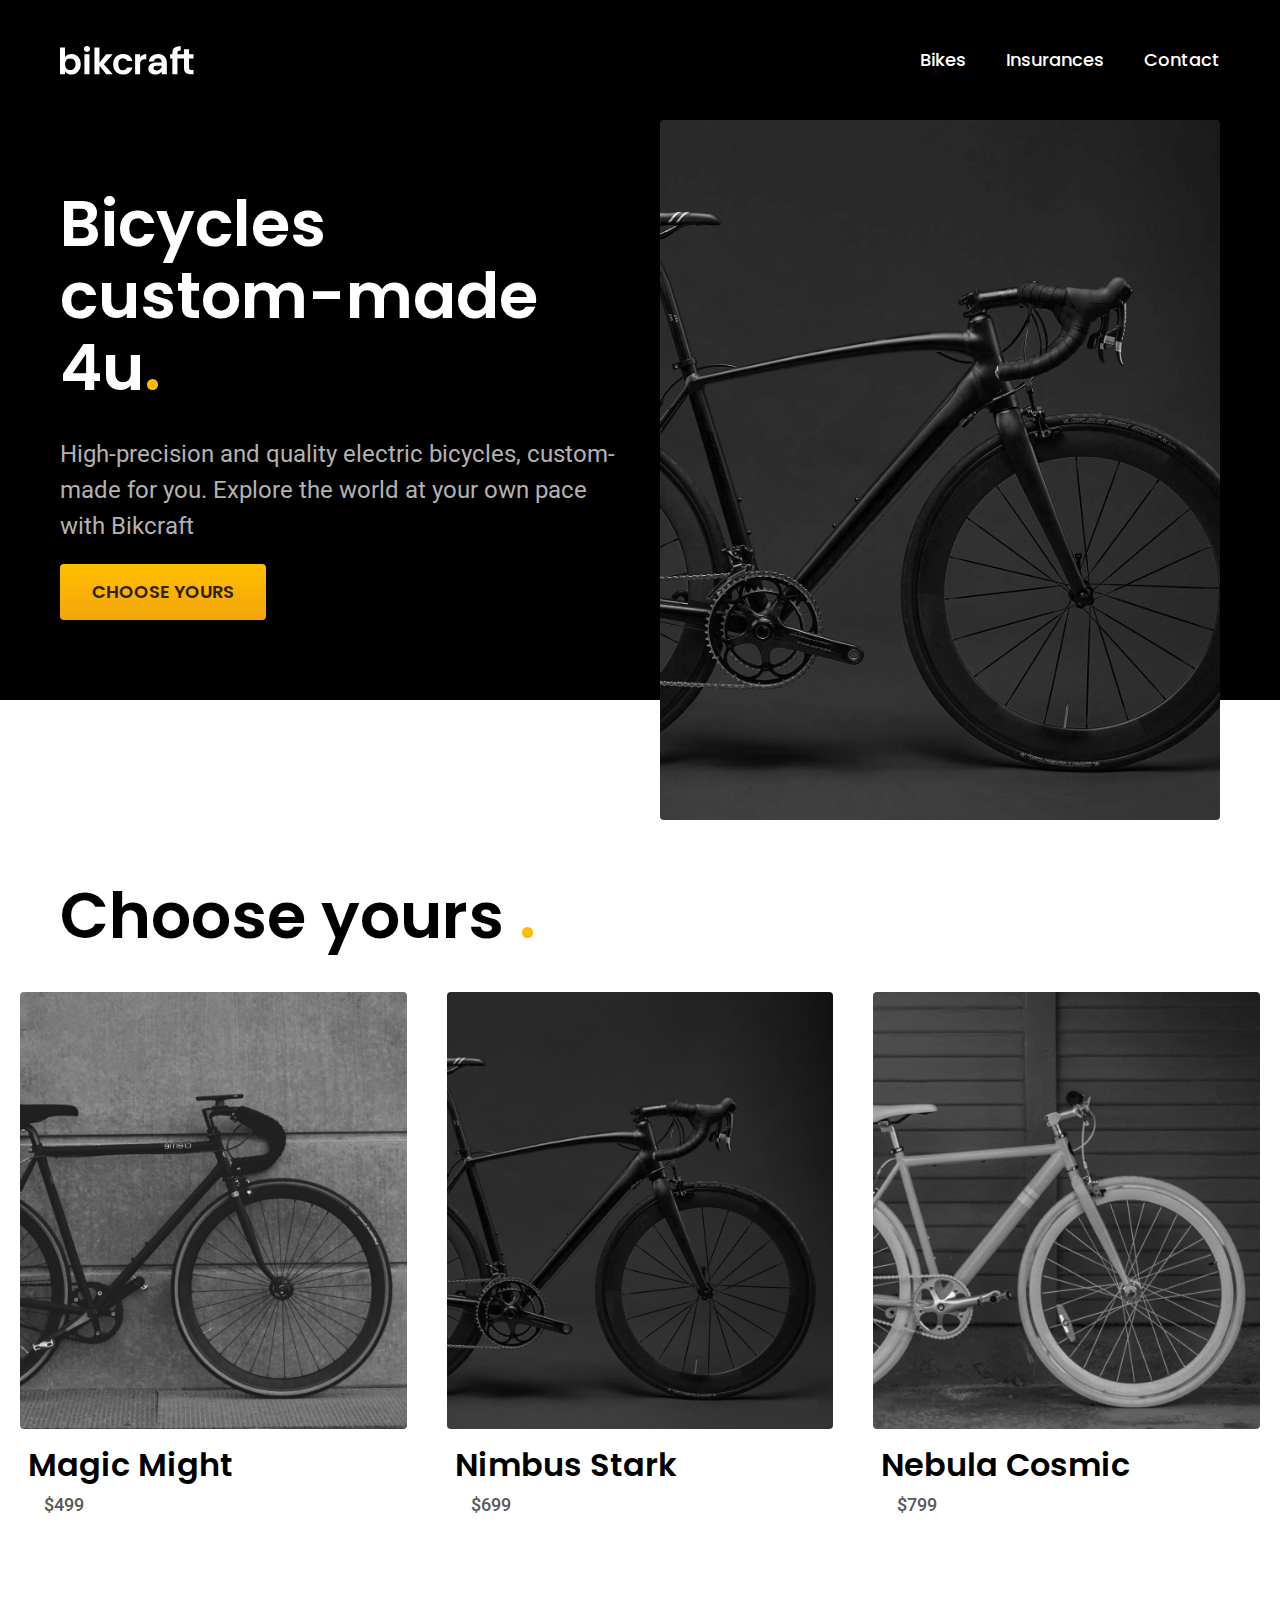
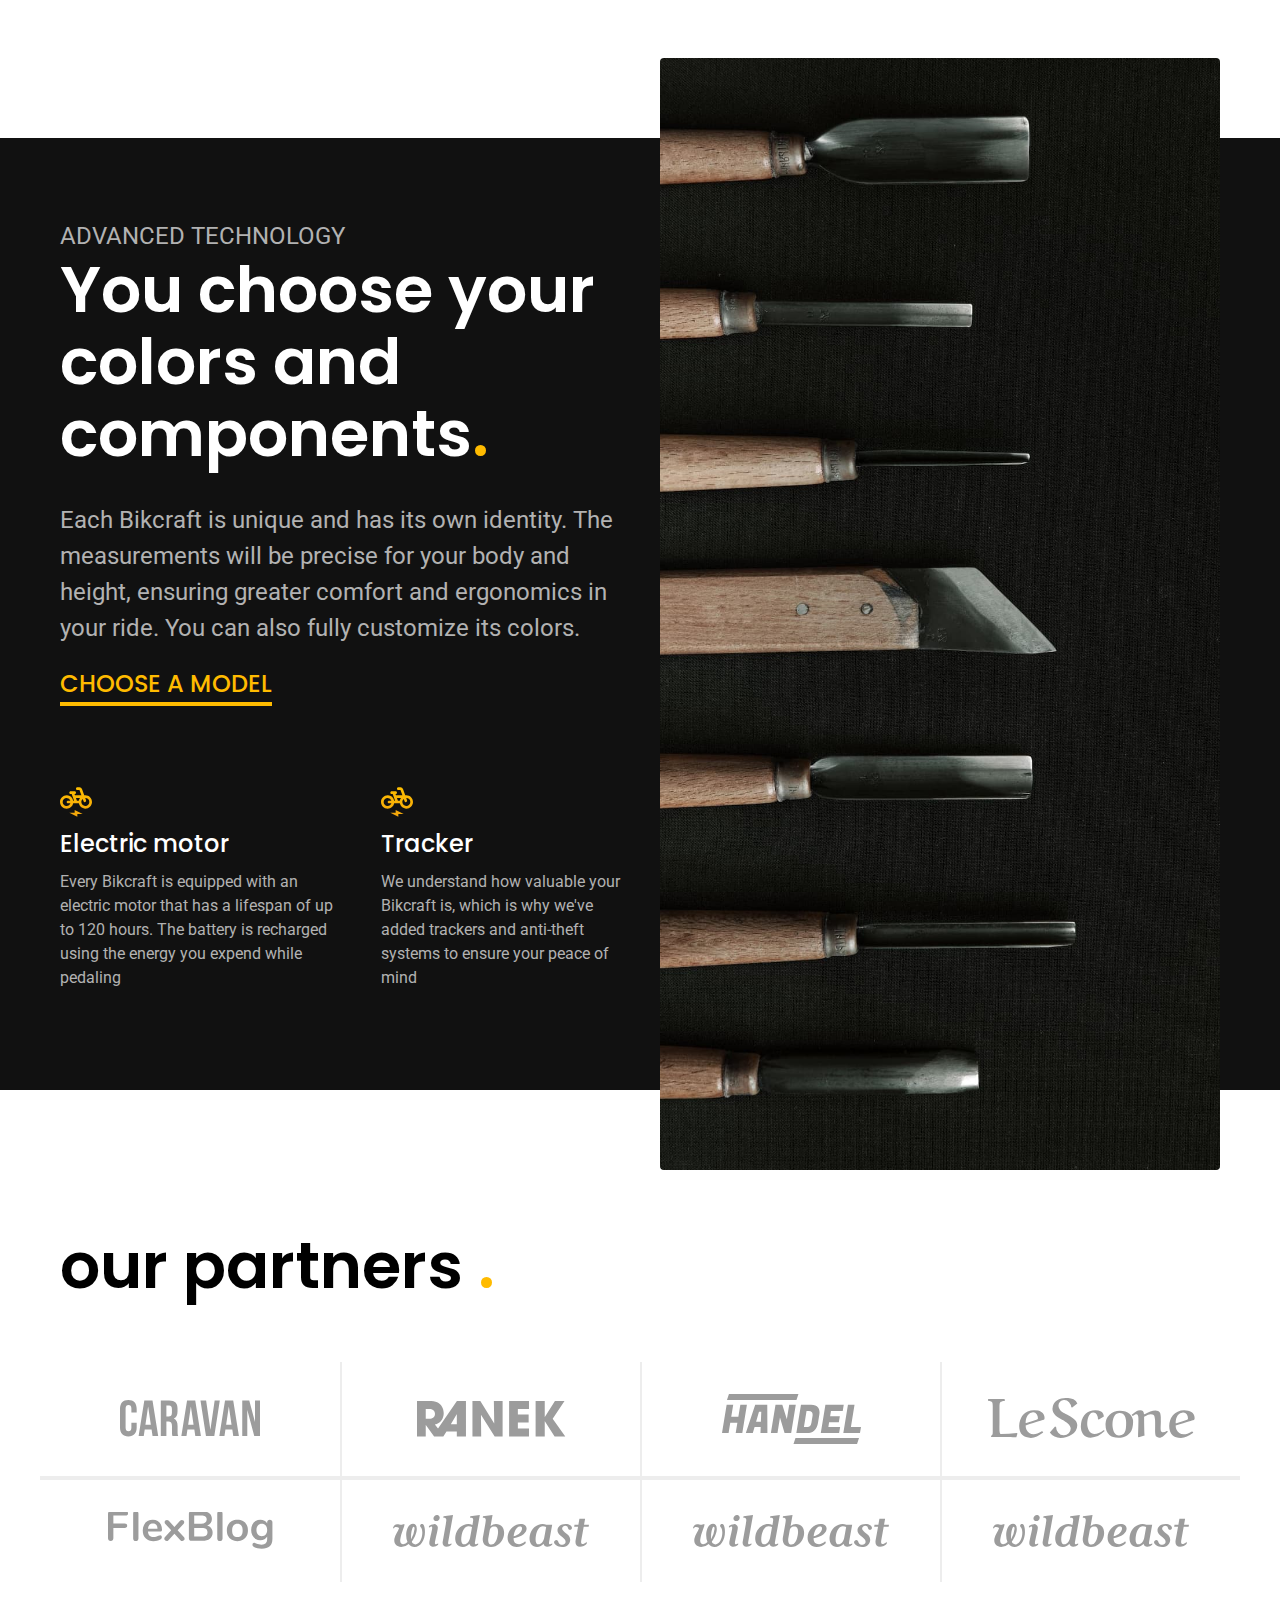
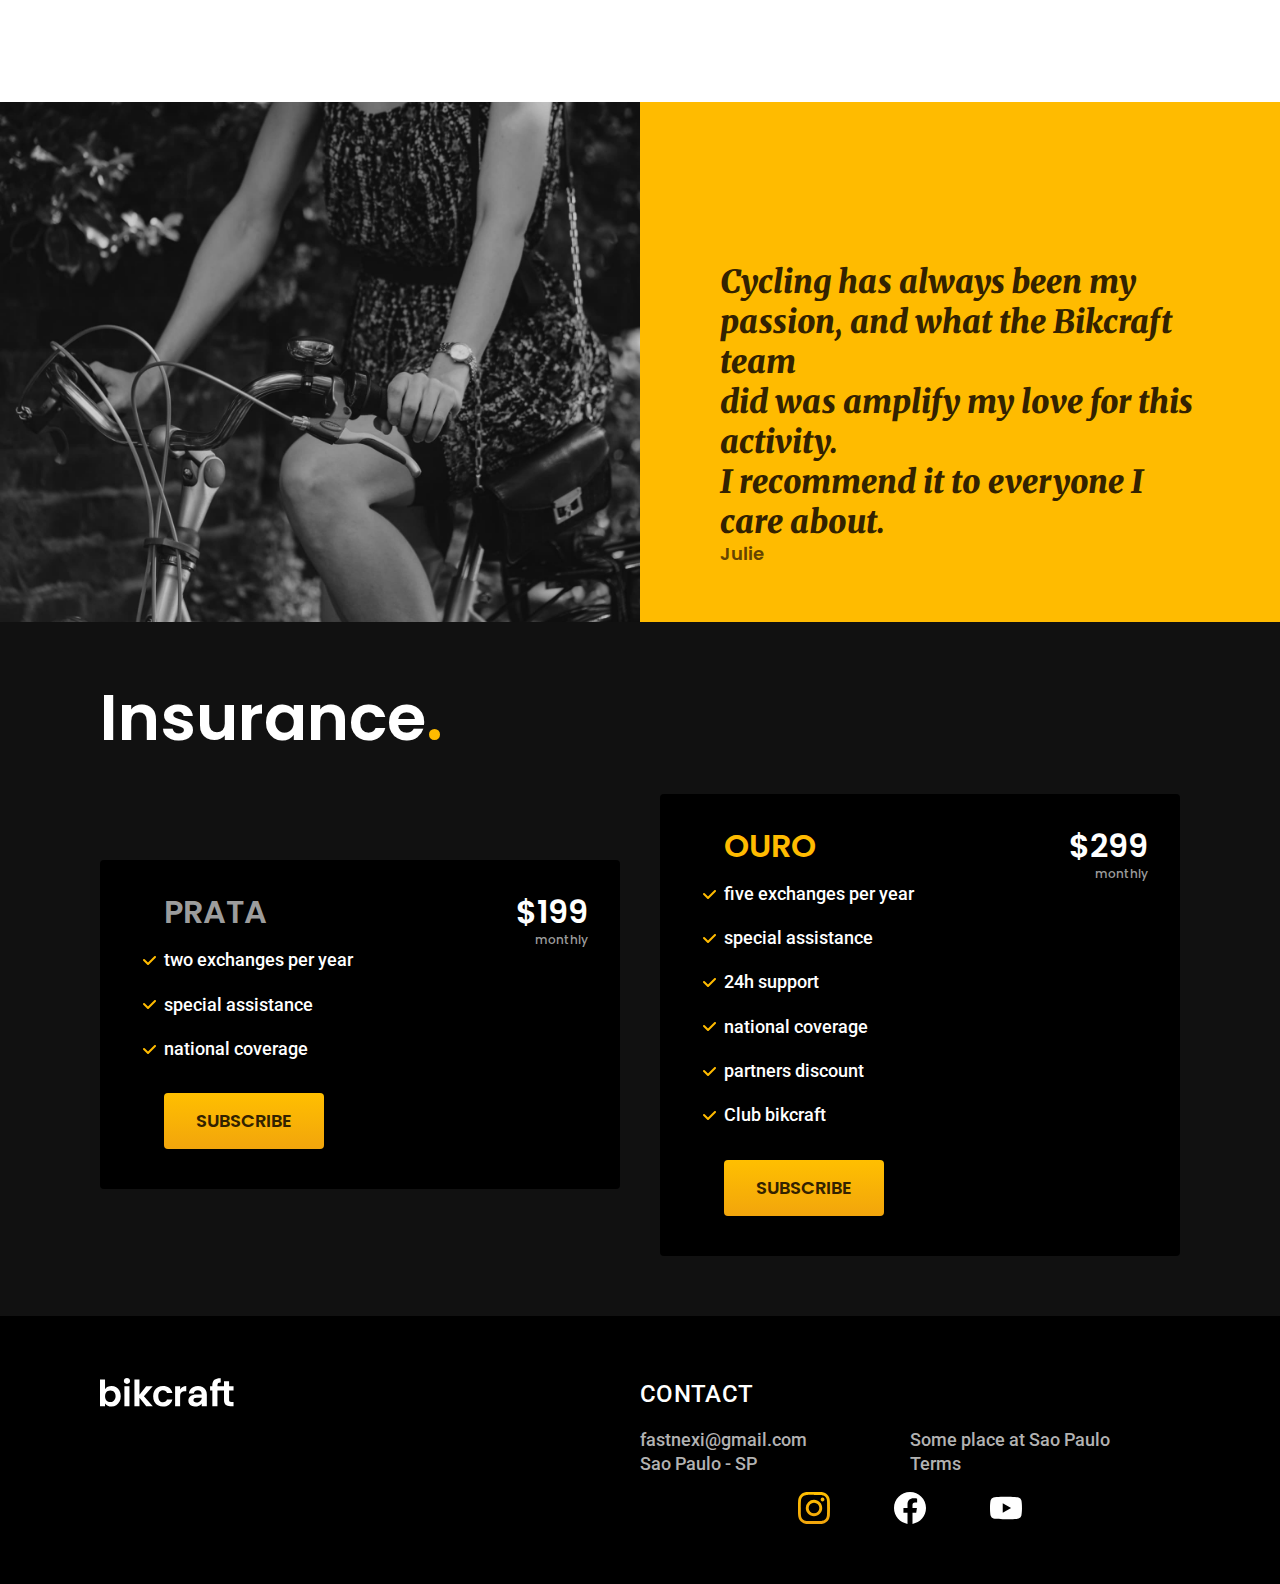
<file: index.html>
<!DOCTYPE html>
<html lang="en">
  <head>
    <meta charset="UTF-8" />
    <meta name="viewport" content="width=device-width, initial-scale=1.0" />
    <title>Bikcraft Electric Bicycles</title>
    <meta
      name="description"
      content="High-precision and quality electric bicycles, custom-made for you. Explore the world at your own pace with Bikcraft"
    />
    <link rel="shortcut icon" href="favicon.svg" type="image/svg+xml">
    
    <link rel="stylesheet" href="./styles.css" />
    <script>document.documentElement.classList.add('js')</script>
  
  </head>

  <body>
    <header>
      <div class="header-box container">
        <a href="./index.html">
          <img src="./img/bikcraft.svg" alt="bikcraf logo" />
        </a>
        <nav aria-label="primary">
          <ul class="font-1-m cor-0">
            <li><a href="./bikes.html">Bikes</a></li>
            <li><a href="./insurances.html">Insurances</a></li>
            <li><a href="./contact.html">Contact</a></li>
          </ul>
        </nav>
      </div>
    </header>
    
    <main class="main-bg" >
      <div class="main container">
        <div class="main-content">
          <h1 class="font-1-xxl cor-0 fadeInDown" data-anime="200">
            Bicycles custom-made 4u<span class="cor-p1">.</span>
          </h1>
          <p class="font-2-l cor-5 fadeInDown" data-anime="400">
            High-precision and quality electric bicycles, custom-made for you.
            Explore the world at your own pace with Bikcraft
          </p>

          <a class="btn fadeInDown" href="./bikes.html" data-anime="600">Choose yours</a>
        </div>

        <picture class="fadeInDown" data-anime="800">
          <img src="./img/fotos/introducao.jpg" alt="electric black bike" />
        </picture>
      </div>
    </main>

    <section class="bike-list-bg" aria-label="our bikes models">
      <h2 class="font-1-xxl container">
        Choose yours <span class="cor-p1">.</span>
      </h2>
      <ul class="bike-list-ul">
        <li>
          <a class="bike-item" href="./bikes/magic.html">
            <img src="./img/bicicletas/magic-home.jpg" alt="bike magic" />
            <h3 class="font-1-xl">Magic Might</h3>
            <span class="font-2-m cor-8">$499</span>
          </a>
        </li>
        <li>
          <a class="bike-item" href="./bikes/nimbus.html">
            <img src="./img/bicicletas/nimbus-home.jpg" alt="bike nimbus" />
            <h3 class="font-1-xl">Nimbus Stark</h3>
            <span class="font-2-m cor-8">$699</span>
          </a>
        </li>
        <li>
          <a class="bike-item" href="./bikes/nebula.html">
            <img src="./img/bicicletas/nebula-home.jpg" alt="bike Nebula" />
            <h3 class="font-1-xl">Nebula Cosmic</h3>
            <span class="font-2-m cor-8">$799</span>
          </a>
        </li>
      </ul>
    </section>

    <section class="techs-bg" aria-label="special technology">
      <div class="techs container">
        <div class="tech-content">
          <span class="font-2-l cor-5">Advanced technology</span>
          <h2 class="font-1-xxl cor-0">
            You choose your colors and components<span class="cor-p1">.</span>
          </h2>
          <p class="font-2-l cor-5">
            Each Bikcraft is unique and has its own identity. The measurements
            will be precise for your body and height, ensuring greater comfort
            and ergonomics in your ride. You can also fully customize its
            colors.
          </p>
          <a class="tech-model cor-p1 font-1-l" href="">Choose a model</a>

          <div class="tech-item-box">
            <div>
              <img src="./img/icones/eletrica.svg" alt="eletric" />
              <h3 class="font-1-l cor-0">Electric motor</h3>
              <p class="cor-5 font-2-s">
                Every Bikcraft is equipped with an electric motor that has a
                lifespan of up to 120 hours. The battery is recharged using the
                energy you expend while pedaling
              </p>
            </div>

            <div>
              <img src="./img/icones/eletrica.svg" alt="eletric" />
              <h3 class="font-1-l cor-0">Tracker</h3>
              <p class="cor-5 font-2-s">
                We understand how valuable your Bikcraft is, which is why we've
                added trackers and anti-theft systems to ensure your peace of
                mind
              </p>
            </div>
          </div>
        </div>

        <div class="tech-img">
          <img src="./img/fotos/tecnologia.jpg" alt="" />
        </div>
      </div>
    </section>

    <section class="partners" aria-label="our partners">
      <h2 class="container font-1-xxl">
        our partners <span class="cor-p1">.</span>
      </h2>
      <ul class="partners-list">
        <li>
          <img src="./img/parceiros/caravan.svg" alt="caravan" />
        </li>
        <li>
          <img src="./img/parceiros/ranek.svg" alt="ranek" />
        </li>
        <li>
          <img src="./img/parceiros/handel.svg" alt="handel" />
        </li>
        <li>
          <img src="./img/parceiros/lescone.svg" alt="lescone" />
        </li>
        <li>
          <img src="./img/parceiros/flexblog.svg" alt="flexblog" />
        </li>
        <li>
          <img src="./img/parceiros/wildbeast.svg" alt="wildbeast" />
        </li>

        <li>
          <img src="./img/parceiros/wildbeast.svg" alt="wildbeast" />
        </li>

        <li>
          <img src="./img/parceiros/wildbeast.svg" alt="wildbeast" />
        </li>
      </ul>
    </section>

    <section class="statements" aria-label="statements">
      <div>
        <img
          width="1560"
          height="1360"
          src="./img/fotos/depoimento.jpg"
          alt="statement pic"
        />
      </div>
      <div class="statements-content">
        <blockquote class="font-1-xl cor-p5">
          <p>
            Cycling has always been my <br />passion, and what the Bikcraft team
            <br />did was amplify my love for this activity. <br />I recommend
            it to everyone I care about.
          </p>
        </blockquote>
        <span class="font-1-m-b cor-p4">Julie</span>
      </div>
    </section>

    <section class="insurance-bg">
      <div class="insurance container">
        <h2 class="font-1-xxl">Insurance<span class="cor-p1">.</span></h2>
          <div class="insurance-box">
            <h3  class="font-1-xl cor-6">prata</h3>

            <span class="font-1-xl cor-0">
              $199
              <span class="font-1-xs cor-6">monthly</span>
            </span>

            <ul  class="font-2-m cor-0">
              <li>two exchanges per year</li>
              <li>special assistance</li>
              <li>national coverage</li>
              
            </ul>
            <a class="btn btn-a" href="">Subscribe</a>
          </div>
          <div class="insurance-box">
            <h3 class=" font-1-xl cor-p1">Ouro</h3>

            <span class="font-1-xl cor-0">
              $299
              <span class="font-1-xs cor-6">monthly</span>
            </span>

            <ul class="font-2-m cor-0">
              <li>five exchanges per year</li>
              <li>special assistance</li>
              <li>24h support</li>
              <li>national coverage</li>
              <li>partners discount</li>
              <li>Club bikcraft</li>
             
            </ul>
            <a class="btn btn-a" href="">Subscribe</a>
          </div>
       
      </div>
    </section>

    <footer class="footer-bg">
      <div class="footer container">
        <img src="./img/bikcraft.svg" alt="bikcraft logo">
        <div class="footer-contact">
          <h3 class="font-2-l-b cor-0">CONTACT</h3>
          <ul class="font-2-m cor-5">
            <li>
              <a href="mailto:filipeavanzzo@gmail.com">fastnexi@gmail.com</a>
            </li>
            <li>Some place at Sao Paulo</li>
            <li>Sao Paulo - SP </li>
            <li><a class="termsa" href="./terms.html">Terms</a></li>
          </ul>
        </div>
        <div class="footer-social">
      <a href=""><img src="./img/redes/instagram-p.svg" alt="instagram"></a>
      <a href=""><img src="./img/redes/facebook.svg" alt="facebook"></a>
      <a href=""><img src="./img/redes/youtube.svg" alt="yt"></a>
        </div>
       
      </div>
    </footer>
    <script src="./js/simple-anime.js"></script>
    <script src="./js/script.js"></script>
  
  </body>
</html>
</file>
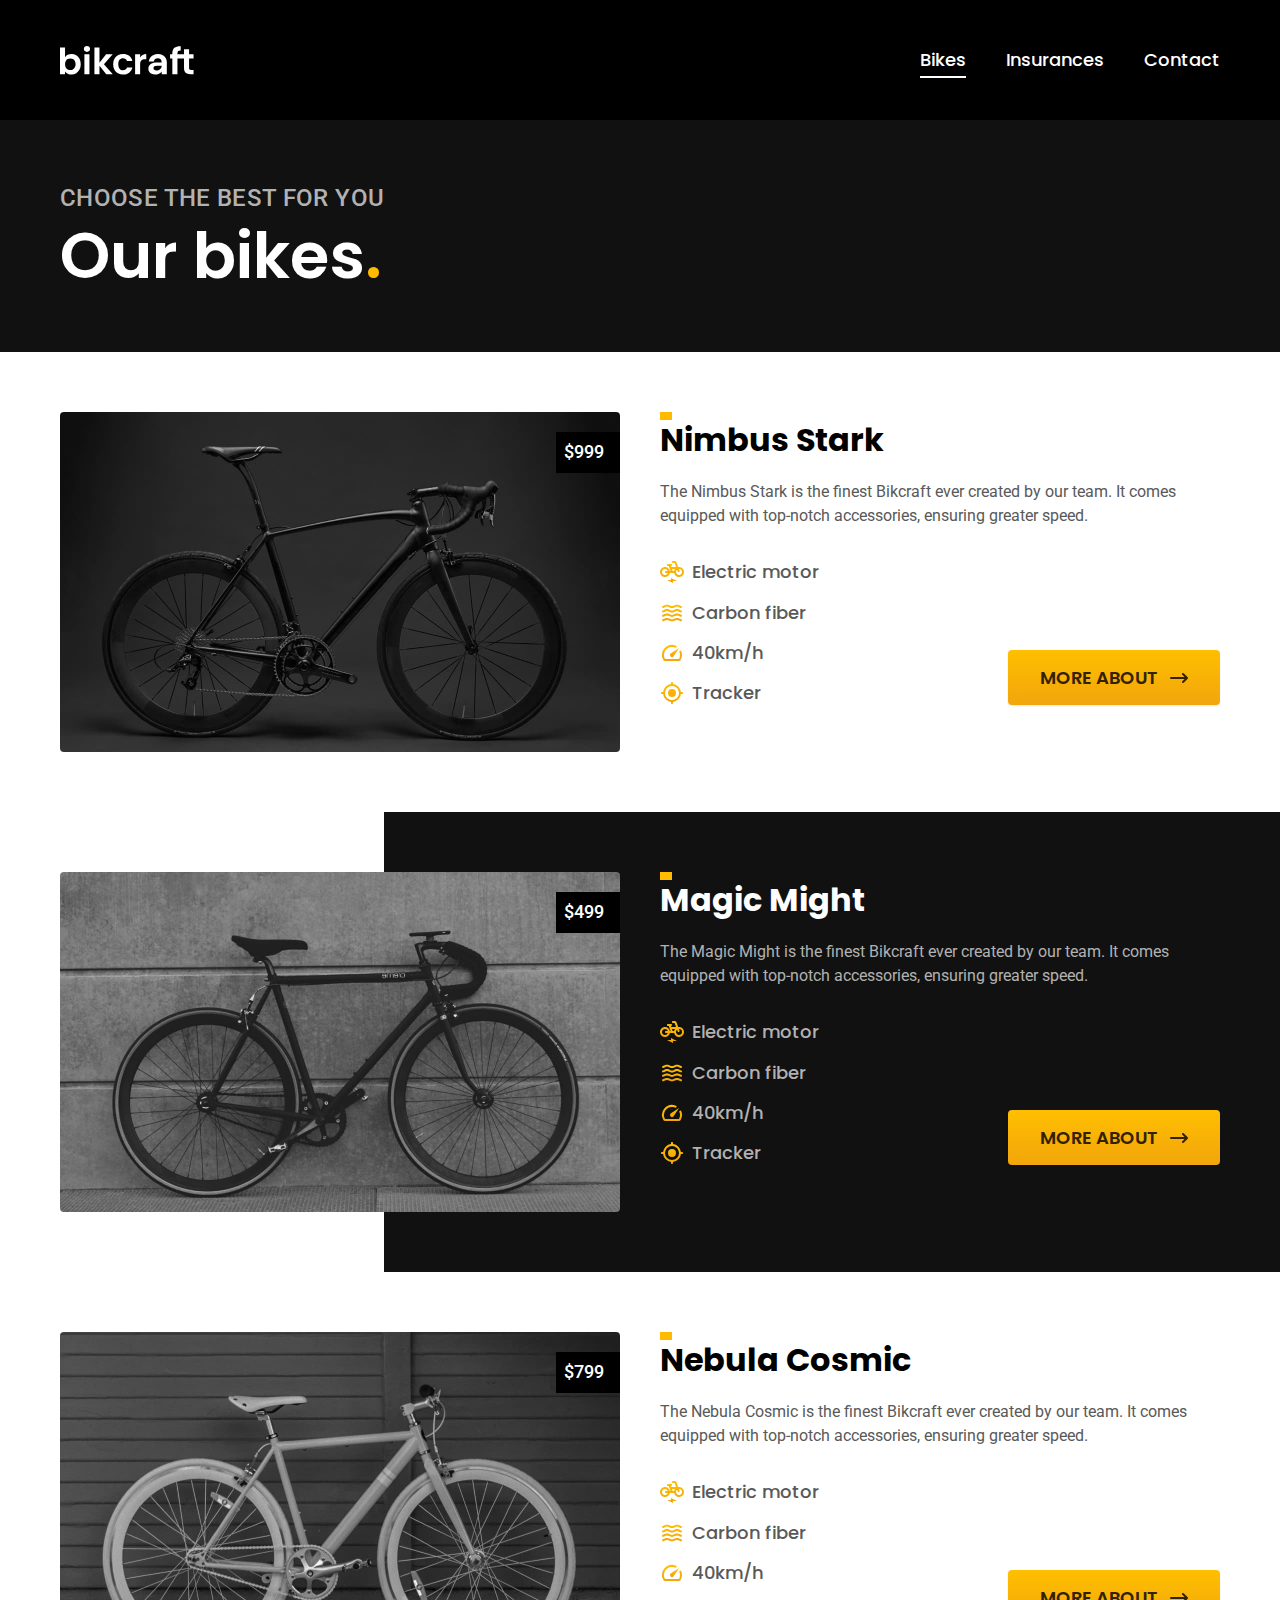
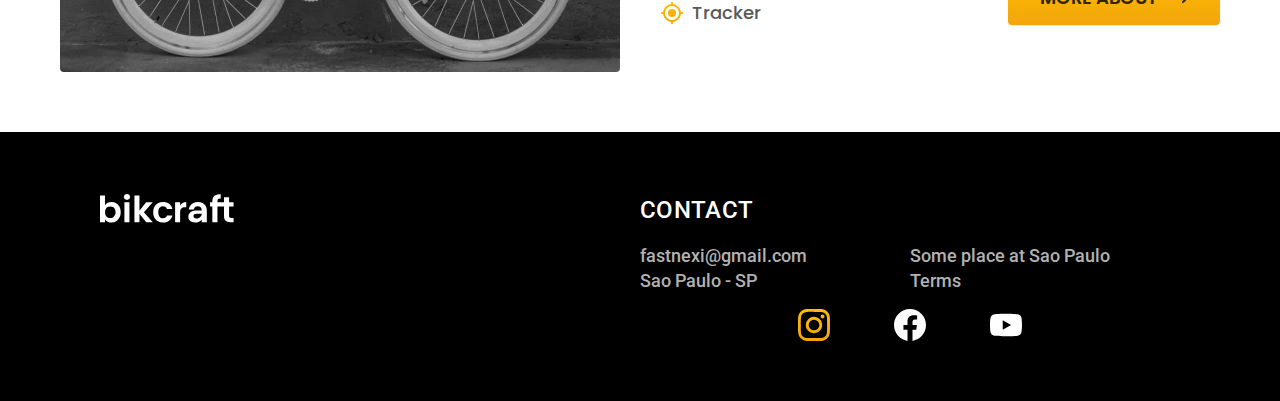
<file: bikes.html>
<!DOCTYPE html>
<html lang="en">
  <head>
    <meta charset="UTF-8" />
    <meta name="viewport" content="width=device-width, initial-scale=1.0" />
    <title> Bikes | Bikcraft  </title>
    <meta
      name="description"
      content="List of bikes Bikcraft"
    />
    <link rel="shortcut icon" href="favicon.svg" type="image/svg+xml">
    <link rel="stylesheet" href="./styles.css" />
  <script>document.documentElement.classList.add('js')</script>
  </head>
  <body>
    <header>
      <div class="header-box container">
        <a href="./index.html">
          <img src="./img/bikcraft.svg" alt="bikcraf logo" />
        </a>
        <nav aria-label="primary">
          <ul class="font-1-m cor-0">
            <li><a href="./bikes.html">Bikes</a></li>
            <li><a href="./insurances.html">Insurances</a></li>
            <li><a href="./contact.html">Contact</a></li>
          </ul>
        </nav>
      </div>
    </header>

    

   <main class="main-terms">
    <div class="title-bg">
      <div class="title container">
        <p class="font-2-l-b cor-5">Choose the best for you</p>
        <h1 class="font-1-xxl cor-0">Our bikes<span class="cor-p1">.</span></h1>
      </div>
    </div>
  
    <div class="bikes container font-2-s cor-10">
      <div class="bikes-img">
        <img src="./img/bicicletas/nimbus.jpg" alt="nimbus picture">
        <span class="font-2-m cor-0">$999</span>
      </div>
      <div class="bikes-content">
        <h2 class="font-1-xl">Nimbus Stark</h2>
        <p class="font-2-s cor-8">The Nimbus Stark is the finest Bikcraft ever created by our team. It comes equipped with top-notch accessories, ensuring greater speed.</p>
        <ul class="bikes-list font-1-m cor-8">
          <li>
            <img src="./img/icones/eletrica.svg" alt="eletric">
            Electric motor
          </li>
          <li>
            <img src="./img/icones/carbono.svg" alt="carbon">
            Carbon fiber
          </li>
          <li>
            <img src="./img/icones/velocidade.svg" alt="speed">
            40km/h
          </li>
          <li>
            <img src="./img/icones/rastreador.svg" alt="tracker">
            Tracker
          </li>
        </ul>
        <a href="./bikes/nimbus.html" class="btn seta">MORE ABOUT</a>
      </div>
    </div>

    <div class="bikes-bg">
    <div class="bikes container font-2-s cor-10">
      <div class="bikes-img">
        <img src="./img/bicicletas/magic.jpg" alt="magic picture">
        <span class="font-2-m cor-0">$499</span>
      </div>
      <div class="bikes-content">
        <h2 class="font-1-xl cor-0">Magic Might</h2>
        <p class="font-2-s cor-5">The Magic Might is the finest Bikcraft ever created by our team. It comes equipped with top-notch accessories, ensuring greater speed.</p>
        <ul class="bikes-list font-1-m cor-5">
          <li>
            <img src="./img/icones/eletrica.svg" alt="eletric">
            Electric motor
          </li>
          <li>
            <img src="./img/icones/carbono.svg" alt="carbon">
            Carbon fiber
          </li>
          <li>
            <img src="./img/icones/velocidade.svg" alt="speed">
            40km/h
          </li>
          <li>
            <img src="./img/icones/rastreador.svg" alt="tracker">
            Tracker
          </li>
        </ul>
        <a href="./bikes/magic.html" class="btn seta">MORE ABOUT</a>
      </div>
    </div>
  </div>
    <div class="bikes container font-2-s cor-10">
      <div class="bikes-img">
        <img src="./img/bicicletas/nebula.jpg" alt="nebula picture">
        <span class="font-2-m cor-0">$799</span>
      </div>
      <div class="bikes-content">
        <h2 class="font-1-xl">Nebula Cosmic</h2>
        <p class="font-2-s cor-8">The Nebula Cosmic is the finest Bikcraft ever created by our team. It comes equipped with top-notch accessories, ensuring greater speed.</p>
        <ul class="bikes-list font-1-m cor-8">
          <li>
            <img src="./img/icones/eletrica.svg" alt="eletric">
            Electric motor
          </li>
          <li>
            <img src="./img/icones/carbono.svg" alt="carbon">
            Carbon fiber
          </li>
          <li>
            <img src="./img/icones/velocidade.svg" alt="speed">
            40km/h
          </li>
          <li>
            <img src="./img/icones/rastreador.svg" alt="tracker">
            Tracker
          </li>
        </ul>
        <a href="./bikes/nebula.html" class="btn seta">MORE ABOUT</a>
      </div>
    </div>
  
   </main>
    
   <footer class="footer-bg">
    <div class="footer container">
      <a href="/index.html">
        <img src="./img/bikcraft.svg" alt="bikcraf logo" />
      </a>
      <div class="footer-contact">
        <h3 class="font-2-l-b cor-0">CONTACT</h3>
        <ul class="font-2-m cor-5">
          <li>
            <a href="mailto:filipeavanzzo@gmail.com">fastnexi@gmail.com</a>
          </li>
          <li>Some place at Sao Paulo</li>
          <li>Sao Paulo - SP </li>
          <li><a class="termsa" href="./terms.html">Terms</a></li>
        </ul>
      </div>
      <div class="footer-social">
    <a href=""><img src="./img/redes/instagram-p.svg" alt="instagram"></a>
    <a href=""><img src="./img/redes/facebook.svg" alt="facebook"></a>
    <a href=""><img src="./img/redes/youtube.svg" alt="yt"></a>
      </div>
     
    </div>
  </footer>
  <script src="./js/script.js"></script>
  </body>
</html>
</file>
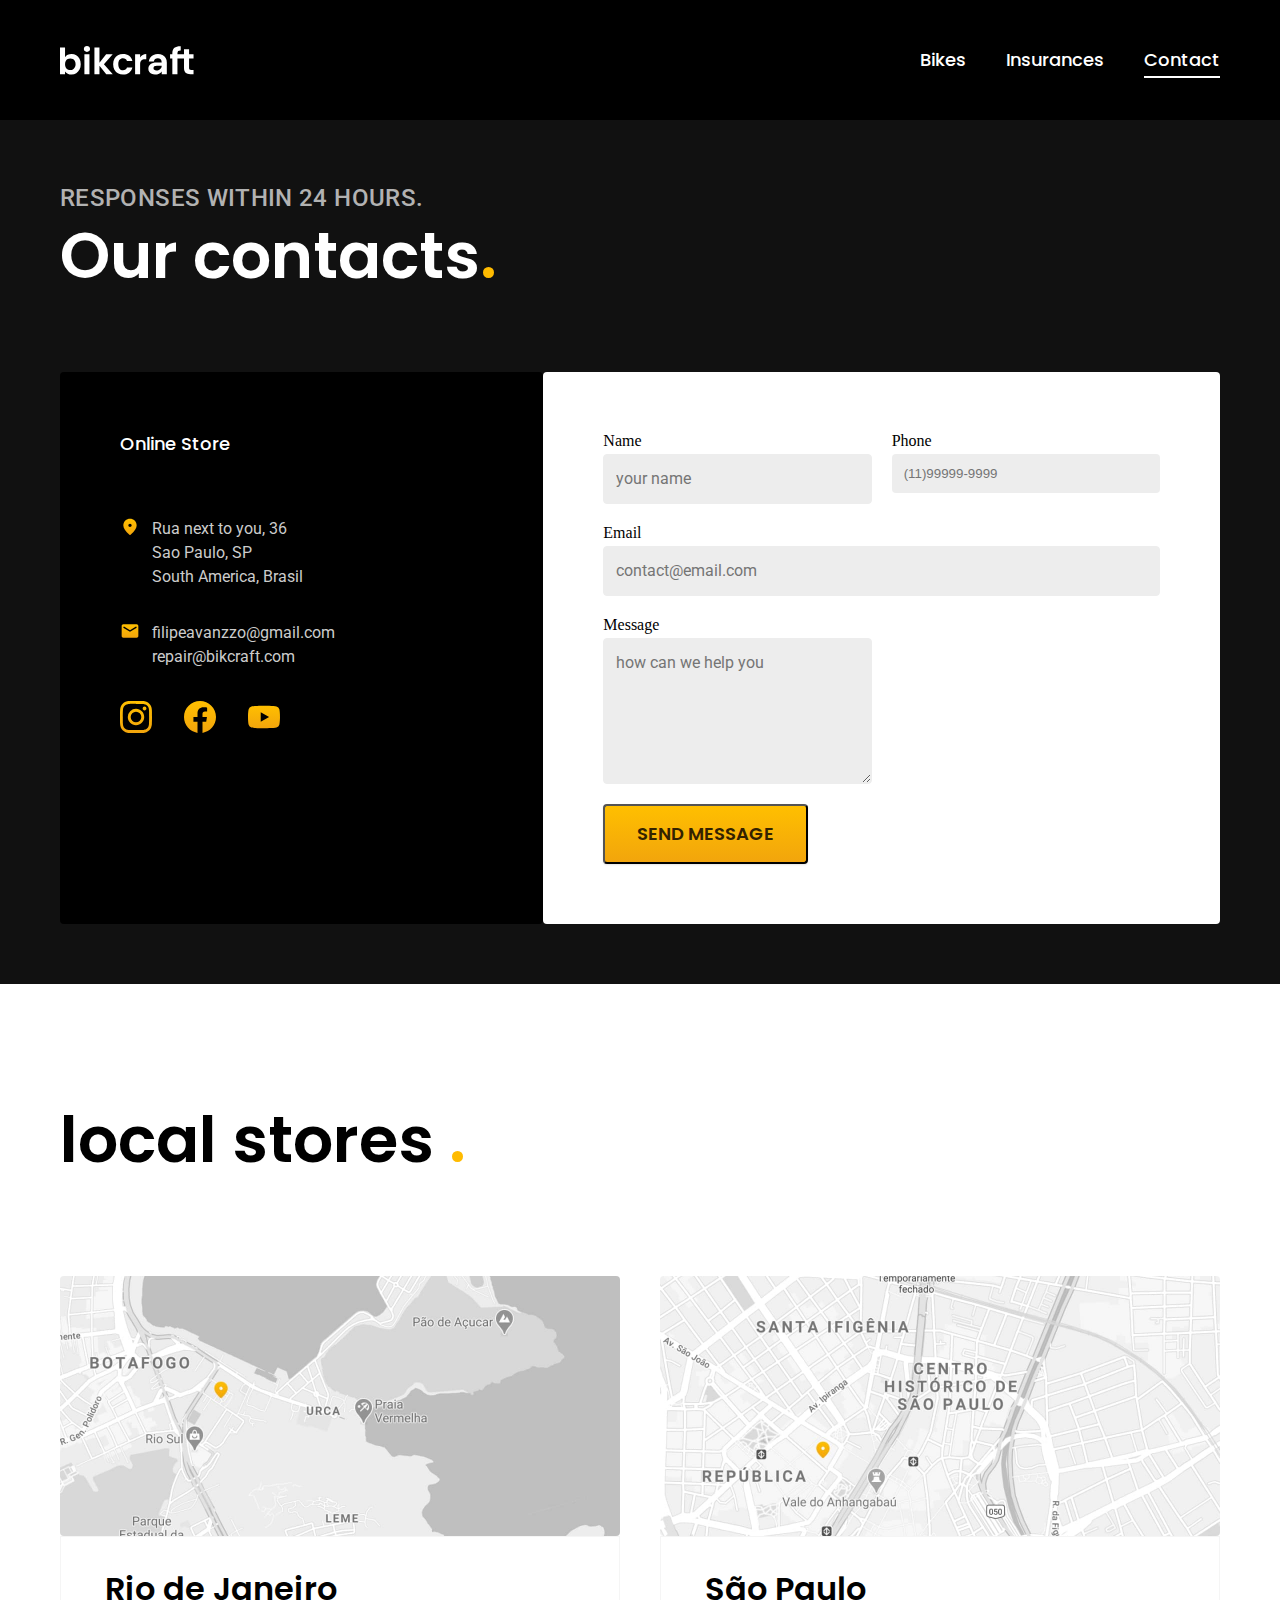
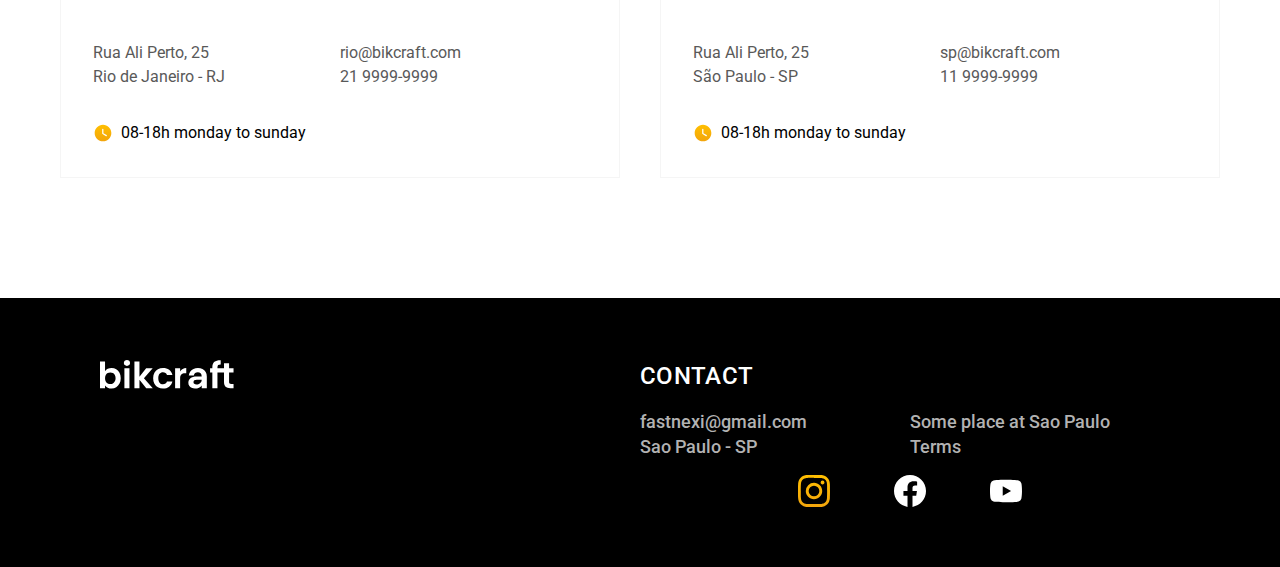
<file: contact.html>
<!DOCTYPE html>
<html lang="en">
  <head>
    <meta charset="UTF-8" />
    <meta name="viewport" content="width=device-width, initial-scale=1.0" />
    <title> Contact | Bikcraft  </title>
    <meta
      name="description"
      content="Terms Bikcraft"
    />
    <link rel="shortcut icon" href="favicon.svg" type="image/svg+xml">
    <link rel="stylesheet" href="./styles.css" />
  <script>document.documentElement.classList.add('js')</script>
  </head>
  <body id="contact">
    <header>
      <div class="header-box container">
        <a href="./index.html">
          <img src="./img/bikcraft.svg" alt="bikcraf logo" />
        </a>
        <nav aria-label="primary">
          <ul class="font-1-m cor-0">
            <li><a href="./bikes.html">Bikes</a></li>
            <li><a href="./insurances.html">Insurances</a></li>
            <li><a href="./contact.html">Contact</a></li>
          </ul>
        </nav>
      </div>
    </header>
    

   <main class="main-terms">
    <div class="title-bg">
      <div class="title container">
        <p class="font-2-l-b cor-5">Responses within 24 hours.</p>
        <h1 class="font-1-xxl cor-0 contact-h1">Our contacts<span class="cor-p1 ">.</span></h1>
      </div>
      <div class="contact container">
        <section class="contact-infos">
            <h2 class="font-1-m cor-0">Online Store</h2>
            <div class="contact-ad font-2-s cor-4">
              <p>Rua next to you, 36</p>
              <p>Sao Paulo, SP</p>
              <p>South America, Brasil </p>
            </div>
          
              <address class="contact-ways font-2-s cor-4">
              <a href="mailto:filipeavanzzo@gmail.com">filipeavanzzo@gmail.com</a>
              <a href="mailto:repair@bikcraft.com">repair@bikcraft.com</a>
              </address>
          
            <div class="social-web">
              <a href="./"><img src="./img/redes/instagram-p.svg" alt="instagram"></a>
              <a href="./"><img src="./img/redes/facebook-p.svg" alt="facebook"></a>
              <a href="./"><img src="./img/redes/youtube-p.svg" alt="youtube"></a>
            </div>

        </section>

        <section class="contact-form">
          <form action="./contact.html">
            <div class="form-contact-name">
              <label for="name">Name</label>
              <input id="name" type="text" placeholder="your name">
              
            </div>

            <div class="form-contact-tel">
              <label for="phone">Phone</label>
              <input id="phone" type="tel" placeholder="(11)99999-9999">
            </div>
            <div class="form-contact-email">
              <label for="email">Email</label>
              <input id="email" type="Email" placeholder="contact@email.com">
            </div>
           <div class="textarea-g">
            <label for="message">Message</label>
            <textarea rows="5"  placeholder="how can we help you" name="message" id="message"></textarea>
           </div>
           <button href="" class="btn">SEND MESSAGE</button>
          </form>
        </section>


      </div>
    </div>
    
   </main>
    
   <section class=" store container">

    <h2 class="font-1-xxl">
      local stores <span class="cor-p1">.</span>
    </h2>
    <div class="store-item">
      <img src="./img/lojas/rj.jpg" alt="rj">
      <div class="store-content">
        <h3 class="font-1-xl">Rio de Janeiro</h3>
        <div class="content-place font-2-s cor-8">
          <p>Rua Ali Perto, 25</p>
          <p>
            Rio de Janeiro - RJ</p>
        </div>
        <div class="content-email font-2-s cor-8">
          <p>rio@bikcraft.com</p>
          <p>21 9999-9999</p>
        </div>
        <p class="font-2-s store-time">
          <img src="./img/icones/horario.svg" alt="">
          08-18h  monday to sunday</p>
      </div>
    </div>

    <div class="store-item">
      <img src="./img/lojas/sp.jpg" alt="rj">
      <div class="store-content">
        <h3 class="font-1-xl">São Paulo</h3>
        <div class="content-place font-2-s cor-8">
          <p>Rua Ali Perto, 25</p>
          <p>
            São Paulo - SP</p>
        </div>
        <div class="content-email font-2-s cor-8">
          <p>sp@bikcraft.com</p>
          <p>11 9999-9999</p>
        </div>
        <p class="font-2-s store-time">
          <img src="./img/icones/horario.svg" alt="">
          08-18h monday to sunday</p>
      </div>
    </div>
   </section>



   <footer class="footer-bg">
    
    <div class="footer container">
      <a href="/index.html">
        <img src="./img/bikcraft.svg" alt="bikcraf logo" />
      </a>
      <div class="footer-contact">
        <h3 class="font-2-l-b cor-0">CONTACT</h3>
        <ul class="font-2-m cor-5">
          <li>
            <a href="mailto:filipeavanzzo@gmail.com">fastnexi@gmail.com</a>
          </li>
          <li>Some place at Sao Paulo</li>
          <li>Sao Paulo - SP </li>
          <li><a class="termsa" href="./terms.html">Terms</a></li>
        </ul>
      </div>
      <div class="footer-social">
    <a href=""><img src="./img/redes/instagram-p.svg" alt="instagram"></a>
    <a href=""><img src="./img/redes/facebook.svg" alt="facebook"></a>
    <a href=""><img src="./img/redes/youtube.svg" alt="yt"></a>
      </div>
     
    </div>
  </footer>
  <script src="./js/script.js"></script>
  </body>
</html>
</file>
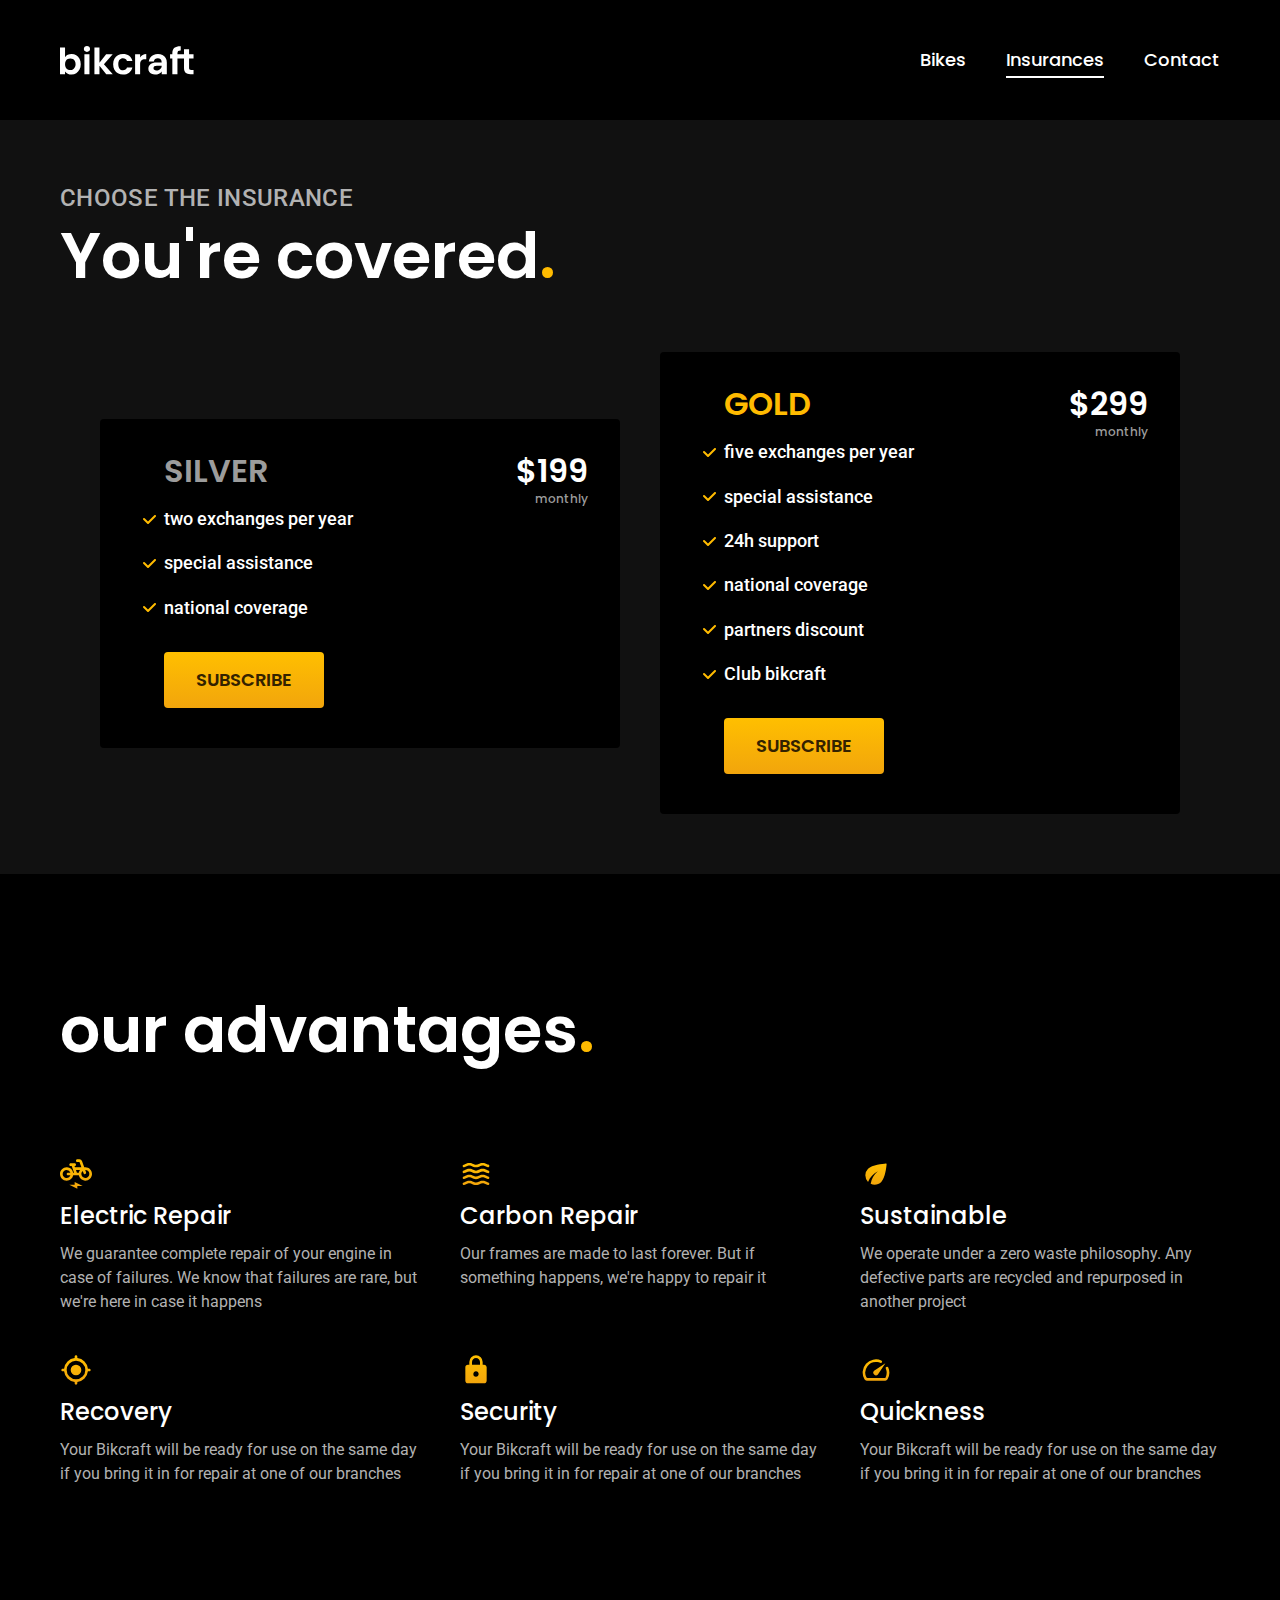
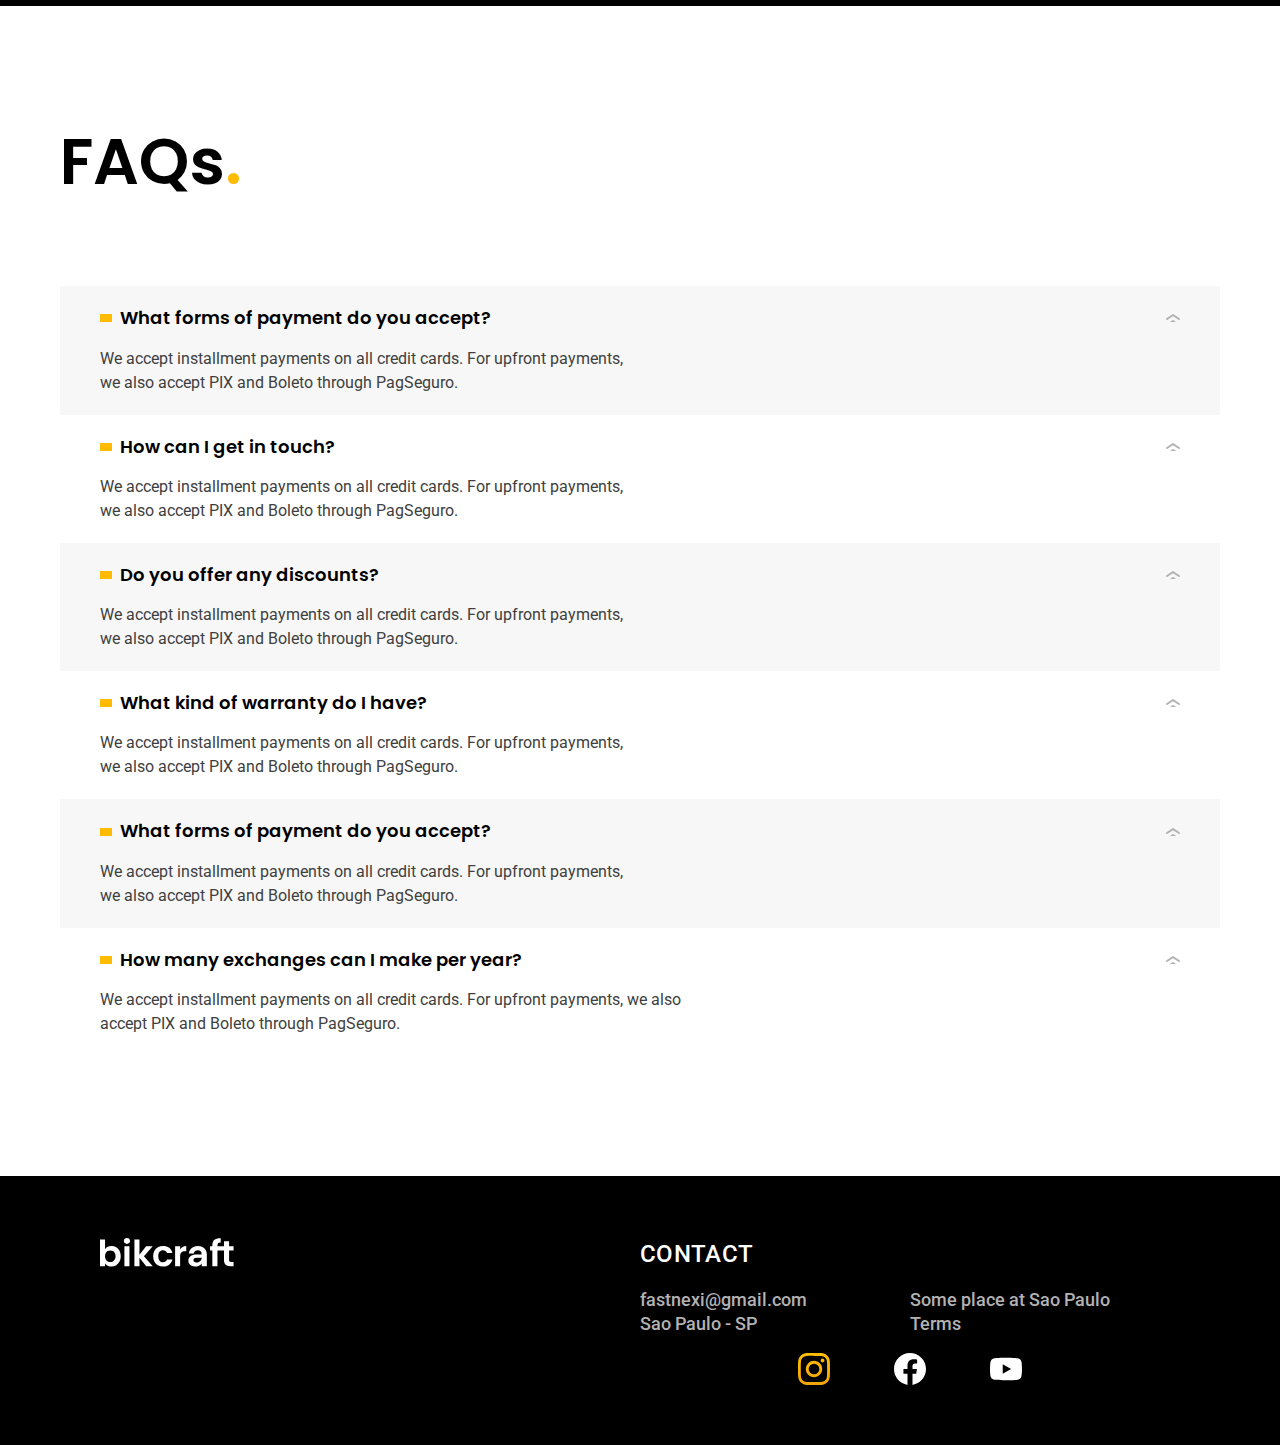
<file: insurances.html>
<!DOCTYPE html>
<html lang="en">
  <head>
    <meta charset="UTF-8" />
    <meta name="viewport" content="width=device-width, initial-scale=1.0" />
    <title> Insurance | Bikcraft  </title>
    <meta
      name="description"
      content="Insurance Bikcraft"
    />
    <link rel="shortcut icon" href="favicon.svg" type="image/svg+xml">
    <link rel="stylesheet" href="./styles.css" />
  <script>document.documentElement.classList.add('js')</script>
  </head>
  <body>
    <header>
      <div class="header-box container">
        <a href="./index.html">
          <img src="./img/bikcraft.svg" alt="bikcraf logo" />
        </a>
        <nav aria-label="primary">
          <ul class="font-1-m cor-0">
            <li><a href="./bikes.html">Bikes</a></li>
            <li><a href="./insurances.html">Insurances</a></li>
            <li><a href="./contact.html">Contact</a></li>
          </ul>
        </nav>
      </div>
    </header>
    

    <main>
      <div id="insurance-bg" class="title-bg">
        <div class="title container">
          <p class="font-2-l-b cor-5">Choose the insurance</p>
          <h1 class="font-1-xxl cor-0">You're covered<span class="cor-p1">.</span></h1>
        </div>
      </div>
      <section id="insurance-page" class="insurance-bg">
        <div class="insurance container">
        
            <div class="insurance-box fadeInLeft" data-anime="400">
              <h3  class="font-1-xl cor-6">SILVER</h3>
  
              <span class="font-1-xl cor-0">
                $199
                <span class="font-1-xs cor-6">monthly</span>
              </span>
  
              <ul  class="font-2-m cor-0">
                <li>two exchanges per year</li>
                <li>special assistance</li>
                <li>national coverage</li>
                
              </ul>
              <a class="btn btn-a" href="./orders.html?tipo=seguro&produto=prata">Subscribe</a>
            </div>
            <div class="insurance-box fadeInRight " data-anime="400">
              <h3 class=" font-1-xl cor-p1">GOLD</h3>
  
              <span class="font-1-xl cor-0">
                $299
                <span class="font-1-xs cor-6">monthly</span>
              </span>
  
              <ul class="font-2-m cor-0">
                <li>five exchanges per year</li>
                <li>special assistance</li>
                <li>24h support</li>
                <li>national coverage</li>
                <li>partners discount</li>
                <li>Club bikcraft</li>
               
              </ul>
              <a class="btn btn-a" href="./orders.html?tipo=seguro&produto=ouro">Subscribe</a>
            </div>
         
        </div>
      </section>
    </main>
    
    <section class="advantages-bg">
      <div class="advantanges container cor-0">
        <h2 class="font-1-xxl">our advantages<span class="cor-p1">.</span></h2>
        <ul class="advantages-list">
          <li>
            <img src="./img/icones/eletrica.svg" alt="">
            <h3 class="font-1-l cor-0">Electric Repair</h3>
            <p class="font-2-s cor-5">We guarantee complete repair of your engine in case of failures. We know that failures are rare, but we're here in case it happens</p>
          </li>

          <li>
            <img src="./img/icones/carbono.svg" alt="">
            <h3 class="font-1-l cor-0">Carbon Repair</h3>
            <p class="font-2-s cor-5">Our frames are made to last forever. But if something happens, we're happy to repair it</p>
          </li>

          <li>
            <img src="./img/icones/sustentavel.svg" alt="">
            <h3 class="font-1-l cor-0">Sustainable</h3>
            <p class="font-2-s cor-5">We operate under a zero waste philosophy. Any defective parts are recycled and repurposed in another project</p>
          </li>

          <li>
            <img src="./img/icones/rastreador.svg" alt="">
            <h3 class="font-1-l cor-0">Recovery</h3>
            <p class="font-2-s cor-5">Your Bikcraft will be ready for use on the same day if you bring it in for repair at one of our branches</p>
          </li>

          <li>
            <img src="./img/icones/seguro.svg" alt="">
            <h3 class="font-1-l cor-0">Security</h3>
            <p class="font-2-s cor-5">Your Bikcraft will be ready for use on the same day if you bring it in for repair at one of our branches</p>
          </li>

          <li>
            <img src="./img/icones/velocidade.svg" alt="">
            <h3 class="font-1-l cor-0">Quickness</h3>
            <p class="font-2-s cor-5">Your Bikcraft will be ready for use on the same day if you bring it in for repair at one of our branches</p>
          </li>
        </ul>
      </div>
    </section>

    <section class="qa container">
      <h2 class="font-1-xxl">FAQs<span class="cor-p1">.</span></h2>
      <dl>
        
        <div>
          <dt class="font-1-m-b">What forms of payment do you accept?</dt>
          <dd class="font-2-s cor-9">We accept installment payments on all credit cards. For upfront payments, <br> we also accept PIX and Boleto through PagSeguro.</dd>
        </div>
        <div>
          <dt class="font-1-m-b">How can I get in touch?</dt>
          <dd class="font-2-s cor-9">We accept installment payments on all credit cards. For upfront payments, <br> we also accept PIX and Boleto through PagSeguro.</dd>
        </div>
        <div>
          <dt class="font-1-m-b">Do you offer any discounts?</dt>
          <dd class="font-2-s cor-9">We accept installment payments on all credit cards. For upfront payments, <br> we also accept PIX and Boleto through PagSeguro.</dd>
        </div>
        <div>
          <dt class="font-1-m-b">What kind of warranty do I have?</dt>
          <dd class="font-2-s cor-9">We accept installment payments on all credit cards. For upfront payments, <br> we also accept PIX and Boleto through PagSeguro.</dd>
        </div>
        <div>
          <dt class="font-1-m-b">What forms of payment do you accept?</dt>
          <dd class="font-2-s cor-9">We accept installment payments on all credit cards. For upfront payments, <br> we also accept PIX and Boleto through PagSeguro.</dd>
        </div>

        <div>
          <dt class="font-1-m-b">How many exchanges can I make per year?</dt>
          <dd class="font-2-s cor-9">We accept installment payments on all credit cards. For upfront payments, we also <br> accept PIX and Boleto through PagSeguro.</dd>
        </div>
      </dl>
    </section>
    <footer class="footer-bg">
      <div class="footer container">
        <a href="/index.html">
          <img src="./img/bikcraft.svg" alt="bikcraf logo" />
        </a>
        <div class="footer-contact">
          <h3 class="font-2-l-b cor-0">CONTACT</h3>
          <ul class="font-2-m cor-5">
            <li>
              <a href="mailto:filipeavanzzo@gmail.com">fastnexi@gmail.com</a>
            </li>
            <li>Some place at Sao Paulo</li>
            <li>Sao Paulo - SP </li>
            <li><a class="termsa" href="./terms.html">Terms</a></li>
          </ul>
        </div>
        <div class="footer-social">
      <a href=""><img src="./img/redes/instagram-p.svg" alt="instagram"></a>
      <a href=""><img src="./img/redes/facebook.svg" alt="facebook"></a>
      <a href=""><img src="./img/redes/youtube.svg" alt="yt"></a>
        </div>
       
      </div>
    </footer>
    <script src="./js/simple-anime.js"></script>
    <script src="./js/script.js"></script>
  </body>
  </html>
</file>
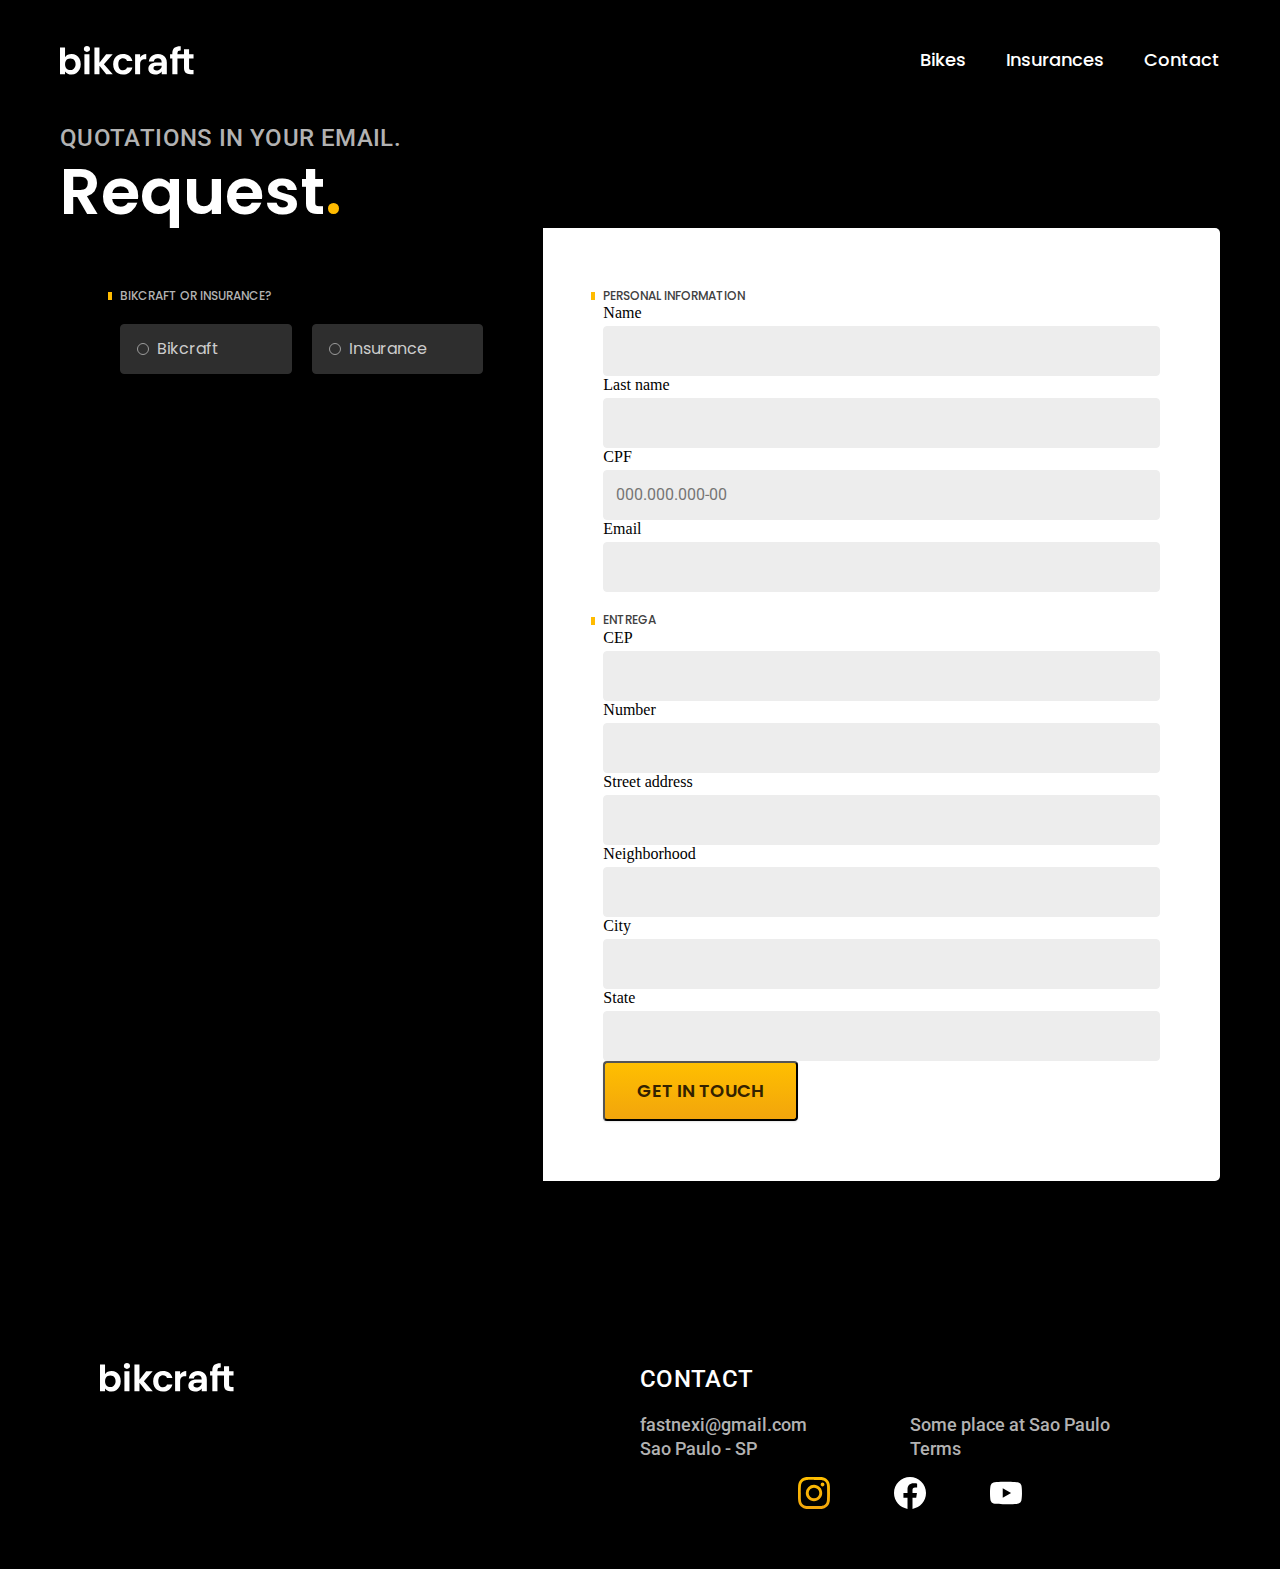
<file: orders.html>
<!DOCTYPE html>
<html lang="en">
<head>
  <meta charset="UTF-8">
  <meta name="viewport" content="width=device-width, initial-scale=1.0">
  <title>Orders | Bikcraft</title>
  <link rel="stylesheet" href="./styles.css">
<script>document.documentElement.classList.add('js')</script>
  </head>
<body id="orc">
  <header>
    <div class="header-box container">
      <a href="./index.html">
        <img src="./img/bikcraft.svg" alt="bikcraf logo" />
      </a>
      <nav aria-label="primary">
        <ul class="font-1-m cor-0">
          <li><a href="./bikes.html">Bikes</a></li>
          <li><a href="./insurances.html">Insurances</a></li>
          <li><a href="./contact.html">Contact</a></li>
        </ul>
      </nav>
    </div>
  </header>
  

  <main>
    <div class="titulo-bg">
      <div class="titulo container">
        <p class="font-2-l-b cor-5">Quotations in your email.</p>
        <h1 class="font-1-xxl cor-0">Request<span class="cor-p1">.</span></h1>
      </div>
    </div>

    <form class="orcamento container" action="./orders.html">
      <div class="orcamento-produto">
        <h2 class="font-1-xs cor-5">Bikcraft or insurance?</h2>

        <input type="radio" name="tipo" value="bikcraft" id="bikcraft">
        <label for="bikcraft">Bikcraft</label>

        <input type="radio" name="tipo" value="seguro" id="seguro">
        <label for="seguro">Insurance</label>

        <div class="orcamento-conteudo" id="orcamento-bikcraft">
          <h2 class="font-1-xs cor-5">Choose your</h2>

          <input type="radio" name="produto" value="nimbus" id="nimbus">
          <label for="nimbus">Nimbus Stark <span>$ 999</span></label>
          <div class="orcamento-detalhes">
            <ul class="font-1-xs cor-8">
              <li><img src="./img/icones/eletrica.svg" alt=""> Eletric Motor</li>
              <li><img src="./img/icones/carbono.svg" alt=""> Carbon fiber</li>
              <li><img src="./img/icones/velocidade.svg" alt=""> 50 km/h</li>
              <li><img src="./img/icones/rastreador.svg" alt=""> Tracker</li>
            </ul>
            <img src="./img/bicicletas/nimbus.jpg" alt="Bicicleta preta">
          </div>

          <input type="radio" name="produto" value="magic" id="magic">
          <label for="magic">Magic Might <span>$ 499</span></label>
          <div class="orcamento-detalhes">
            <ul class="font-1-xs cor-8">
              <li><img src="./img/icones/eletrica.svg" alt=""> Eletric Motor</li>
              <li><img src="./img/icones/carbono.svg" alt=""> Carbon fiber</li>
              <li><img src="./img/icones/velocidade.svg" alt=""> 50 km/h</li>
              <li><img src="./img/icones/rastreador.svg" alt=""> Tracker</li>
            </ul>
            <img src="./img/bicicletas/magic.jpg" alt="Bicicleta preta">
          </div>

          <input type="radio" name="produto" value="nebula" id="nebula">
          <label for="nebula">Nebula Cosmic <span>R$ 799</span></label>
          <div class="orcamento-detalhes">
            <ul class="font-1-xs cor-8">
              <li><img src="./img/icones/eletrica.svg" alt=""> Eletric Motor</li>
              <li><img src="./img/icones/carbono.svg" alt=""> Carbon fiber</li>
              <li><img src="./img/icones/velocidade.svg" alt=""> 50 km/h</li>
              <li><img src="./img/icones/rastreador.svg" alt=""> Tracker</li>
            </ul>
            <img src="./img/bicicletas/nebula.jpg" alt="Bicicleta branca">
          </div>

        </div>

        <div class="orcamento-conteudo" id="orcamento-seguro">
          <h2 class="font-1-xs cor-5">Choose the plan</h2>

          <input type="radio" name="produto" value="prata" id="prata">
          <label for="prata">Silver <span>$ 49</span></label>

          <input type="radio" name="produto" value="ouro" id="ouro">
          <label for="ouro">Gold <span>$ 99</span></label>
        </div>
      </div>
      <div class="orcamento-dados form">
        <h2 class="font-1-xs cor-9 col-2">Personal information</h2>
        <div>
          <label for="nome">Name</label>
          <input type="text" id="nome" name="nome">
        </div>
        <div>
          <label for="sobrenome">Last name</label>
          <input type="text" id="sobrenome" name="sobrenome">
        </div>
        <div class="col-2">
          <label for="cpf">CPF</label>
          <input type="text" id="cpf" name="cpf" placeholder="000.000.000-00">
        </div>
        <div class="col-2">
          <label for="email">Email</label>
          <input type="email" id="email" name="email">
        </div>
        <h2 class="font-1-xs cor-9 col-2">entrega</h2>
        <div>
          <label for="cep">CEP</label>
          <input type="text" id="cep" name="cep">
        </div>
        <div>
          <label for="numero">Number</label>
          <input type="text" id="numero" name="numero">
        </div>
        <div>
          <label for="logradouro">Street address</label>
          <input type="text" id="logradouro" name="logradouro">
        </div>
        <div>
          <label for="bairro">Neighborhood</label>
          <input type="text" id="bairro" name="bairro">
        </div>
        <div>
          <label for="cidade">City</label>
          <input type="text" id="cidade" name="cidade">
        </div>
        <div>
          <label for="estado">State</label>
          <input type="text" id="estado" name="estado">
        </div>
        <button class="btn col-2">Get in Touch</button>
      </div>
    </form>
  </main>


  <footer class="footer-bg">
    <div class="footer container">
      <a href="/index.html">
        <img src="./img/bikcraft.svg" alt="bikcraf logo" />
      </a>
      <div class="footer-contact">
        <h3 class="font-2-l-b cor-0">CONTACT</h3>
        <ul class="font-2-m cor-5">
          <li>
            <a href="mailto:filipeavanzzo@gmail.com">fastnexi@gmail.com</a>
          </li>
          <li>Some place at Sao Paulo</li>
          <li>Sao Paulo - SP </li>
          <li><a class="termsa" href="./terms.html">Terms</a></li>
        </ul>
      </div>
      <div class="footer-social">
    <a href=""><img src="./img/redes/instagram-p.svg" alt="instagram"></a>
    <a href=""><img src="./img/redes/facebook.svg" alt="facebook"></a>
    <a href=""><img src="./img/redes/youtube.svg" alt="yt"></a>
      </div>
     
    </div>
  </footer>

<script src="./js/script.js"></script>
  </body>
</html>
</file>
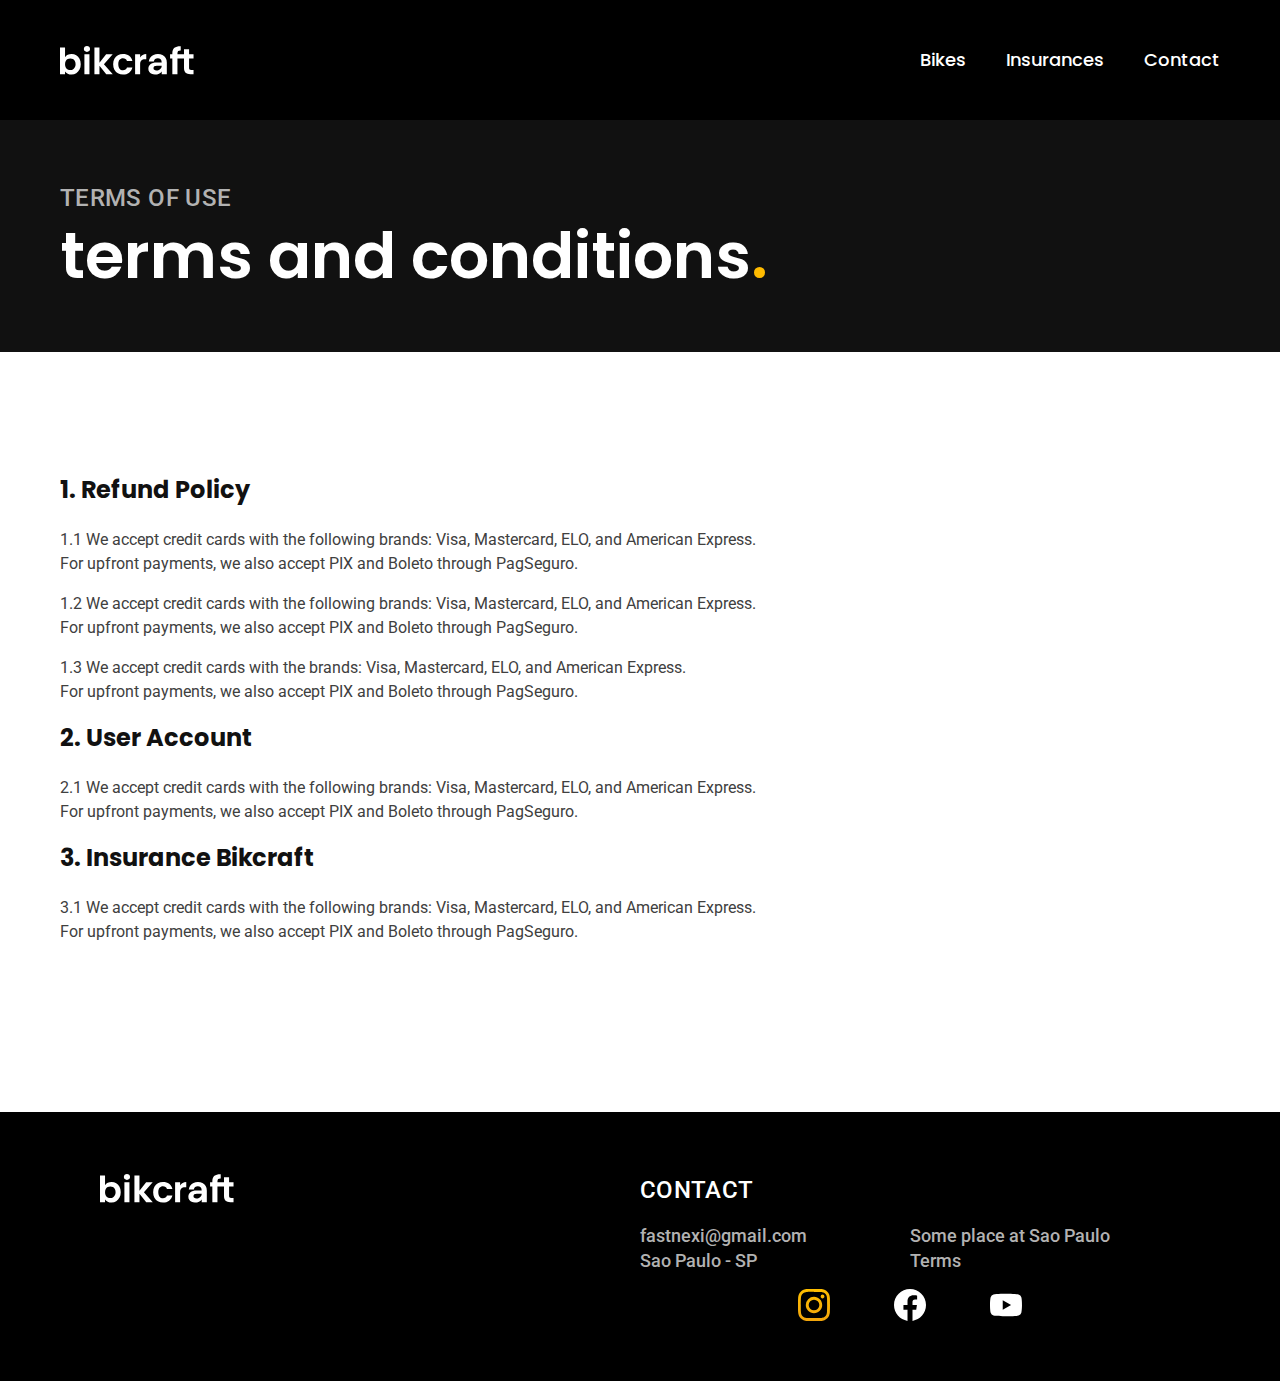
<file: terms.html>
<!DOCTYPE html>
<html lang="en">
  <head>
    <meta charset="UTF-8" />
    <meta name="viewport" content="width=device-width, initial-scale=1.0" />
    <title> Terms | Bikcraft  </title>
    <meta
      name="description"
      content="Terms Bikcraft"
    />
    <link rel="shortcut icon" href="favicon.svg" type="image/svg+xml">
    <link rel="stylesheet" href="./styles.css" />
  <script>document.documentElement.classList.add('js')</script>
  </head>
  <body>
    <header>
      <div class="header-box container">
        <a href="./index.html">
          <img src="./img/bikcraft.svg" alt="bikcraf logo" />
        </a>
        <nav aria-label="primary">
          <ul class="font-1-m cor-0">
            <li><a href="./bikes.html">Bikes</a></li>
            <li><a href="./insurances.html">Insurances</a></li>
            <li><a href="./contact.html">Contact</a></li>
          </ul>
        </nav>
      </div>
    </header>
    
   <main class="main-terms">
    <div class="title-bg">
      <div class="title container">
        <p class="font-2-l-b cor-5">Terms of use</p>
        <h1 class="font-1-xxl cor-0">terms and conditions<span class="cor-p1">.</span></h1>
      </div>
    </div>
    <div class="terms container font-2-s cor-10">
      <h2 class="font-1-l cor-11">1. Refund Policy</h2>
      <p>1.1 We accept credit cards with the following brands: Visa, Mastercard, ELO, and American Express. <br> For upfront payments, we also accept PIX and Boleto through PagSeguro.</p>
      <p>1.2 We accept credit cards with the following brands: Visa, Mastercard, ELO, and American Express. <br> For upfront payments, we also accept PIX and Boleto through PagSeguro.</p>
      <p>1.3 We accept credit cards with the brands: Visa, Mastercard, ELO, and American Express. <br> For upfront payments, we also accept PIX and Boleto through PagSeguro.</p>

      <h2 class="font-1-l cor-11">2. User Account</h2>
      <p>2.1 We accept credit cards with the following brands: Visa, Mastercard, ELO, and American Express. <br> For upfront payments, we also accept PIX and Boleto through PagSeguro.</p>
      

      <h2 class="font-1-l cor-11">3. Insurance Bikcraft</h2>
      <p>3.1 We accept credit cards with the following brands: Visa, Mastercard, ELO, and American Express. <br> For upfront payments, we also accept PIX and Boleto through PagSeguro.</p>
     
    </div>
   </main>
    
   <footer class="footer-bg">
    <div class="footer container">
      <a href="/index.html">
        <img src="./img/bikcraft.svg" alt="bikcraf logo" />
      </a>
      <div class="footer-contact">
        <h3 class="font-2-l-b cor-0">CONTACT</h3>
        <ul class="font-2-m cor-5">
          <li>
            <a href="mailto:filipeavanzzo@gmail.com">fastnexi@gmail.com</a>
          </li>
          <li>Some place at Sao Paulo</li>
          <li>Sao Paulo - SP </li>
          <li><a class="termsa" href="./terms.html">Terms</a></li>
        </ul>
      </div>
      <div class="footer-social">
    <a href=""><img src="./img/redes/instagram-p.svg" alt="instagram"></a>
    <a href=""><img src="./img/redes/facebook.svg" alt="facebook"></a>
    <a href=""><img src="./img/redes/youtube.svg" alt="yt"></a>
      </div>
     
    </div>
  </footer>
  <script src="./js/script.js"></script>
  </body>
</html>
</file>
<file: styles.css>
@import url('https://fonts.googleapis.com/css2?family=Poppins:wght@400;600&family=Roboto:wght@400;500&display=swap');
@import url('https://fonts.googleapis.com/css2?family=Merriweather:ital,wght@1,900&display=swap');

/* Global */
@import url(./css/global/global.css);
@import url(./css/global/header.css);

/* Utils */
@import url(./css/utils/colors.css);
@import url(./css/utils/typography.css);
@import url(./css/utils/components.css);
@import url(./css/utils/animation.css);

/* Home */
@import url(./css/home/main.css);
@import url(./css/home/bike-list.css);
@import url(./css/home/techs.css);
@import url(./css/home/partners.css);
@import url(./css/home/statements.css);
@import url(./css/home/insurance.css);
@import url(./css/home/footer.css);


/* terms */

@import url(./css/terms/terms.css);

/* bikes */

@import url(./css/bikes/bikes.css);

/* insurance */
@import url(./css/insurance/insurance.css);

/* bikes */
@import url(./css/bikes/nimbus.css);

/* contact */
@import url(./css/contact/contact.css);

@import url(./css/orders/orders.css);
</file>
